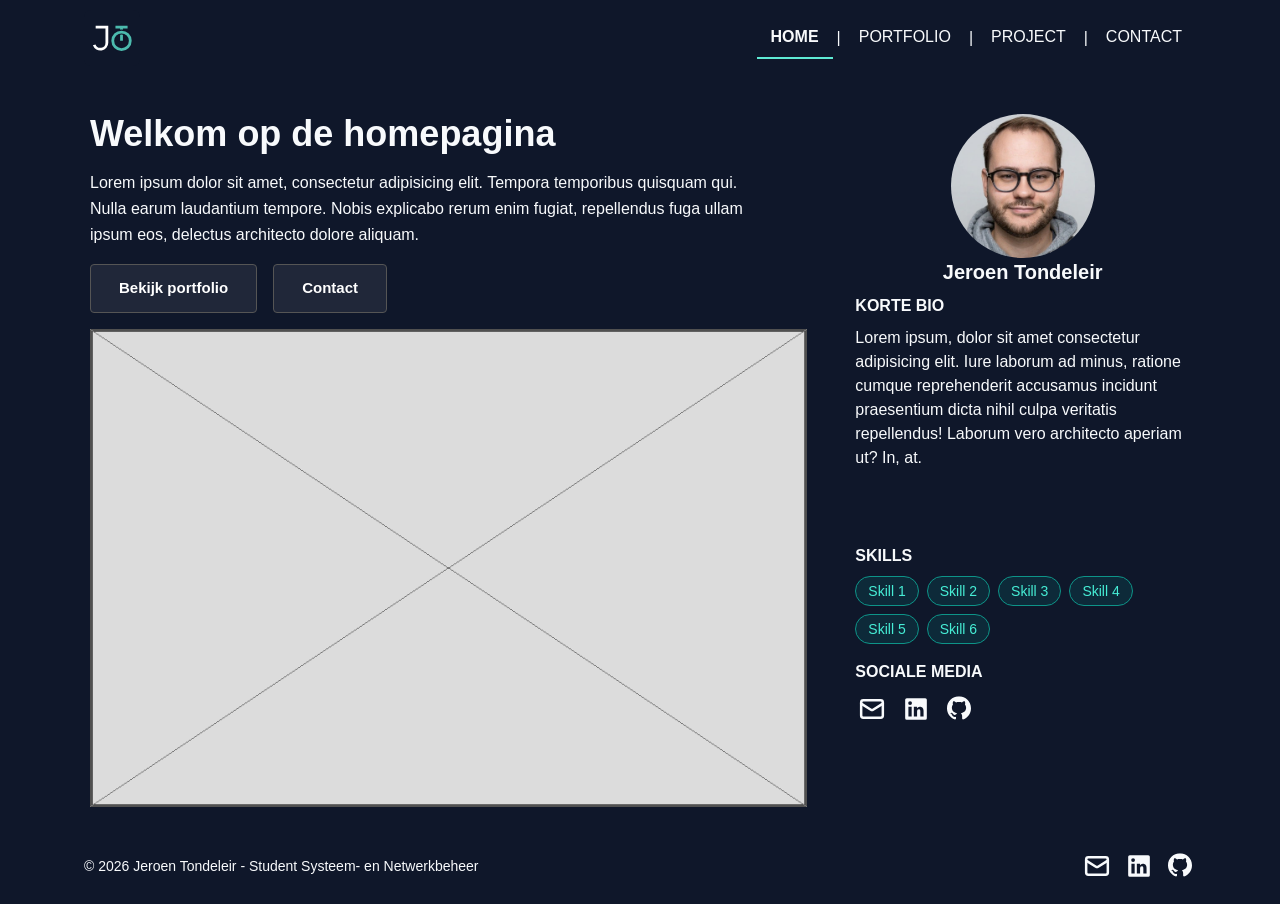
<file: index.html>
<!DOCTYPE html>
    <html lang="nl-BE">

    <head>
        <meta charset="UTF-8">
        <meta name="viewport" content="width=device-width, initial-scale=1.0">
        <title>Home</title>
        <link rel="stylesheet" href="css/tailwind.css">
        <link rel="stylesheet" href="css/style.css">
        <link rel="icon" type="image/x-icon" href="assets/images/logo/logo.svg">
    </head>

    <body>
        <div class="bg-(--color-background) max-w-6xl mx-auto p-2.5">

            <a href="#inhoud"
                class="sr-only focus:not-sr-only focus:absolute focus:left-2 focus:top-2 focus:rounded-lg focus:bg-(--color-background) focus:text-white focus:px-4 focus:py-2 focus-visible:outline-2 focus-visible:outline-offset-2 focus-visible:outline-(--color-accent-light)">
                Ga naar de inhoud
            </a>

            <header class="flex flex-wrap mb-4 justify-between items-center rounded-lg pl-2.5">
                <a href="index.html" class="focus-visible:outline-2 focus-visible:outline-offset-2 focus-visible:outline-(--color-accent-light)">
                    <img class="h-14 w-14" src="assets/images/logo/logo.svg" alt="Logo" width="600" height="600">
                </a>

                <input type="checkbox" id="menu-knop" class="peer sr-only">
                <label for="menu-knop" class="px-3 py-2 mr-2.5 cursor-pointer rounded-lg border border-gray-300 peer-focus-visible:outline-2 md:hidden peer-focus-visible:outline-offset-2 peer-focus-visible:outline-(--color-accent-light)"><svg xmlns="http://www.w3.org/2000/svg" width="24" height="24" viewBox="0 0 24 24" fill="none" stroke="currentColor" stroke-width="2" stroke-linecap="round" stroke-linejoin="round" class="lucide lucide-menu preview-icon"><path d="M4 5h16"/><path d="M4 12h16"/><path d="M4 19h16"/></svg></label>

                <nav aria-label="Hoofdmenu" class="hidden w-full peer-checked:block md:block md:w-auto">
                    <ul class="flex flex-col md:flex-row md:items-center gap-x-1 gap-y-2 pr-2.5">
                        <li><a href="index.html" aria-current="page" class="block px-3.5 py-2 border-b-2 border-b-(--color-accent-light) font-semibold hover:bg-white/10 hover:rounded uppercase focus-visible:outline-2 focus-visible:outline-offset-2 focus-visible:outline-(--color-accent-light) focus-visible:bg-white/10">Home</a></li>
                        <li aria-hidden="true" class="hidden md:block py-2">|</li>
                        <li><a href="portfolio.html" class="block px-3.5 py-2 border-b-2 border-transparent hover:bg-white/10 hover:rounded uppercase focus-visible:outline-2 focus-visible:outline-offset-2 focus-visible:outline-(--color-accent-light) focus-visible:bg-white/10">Portfolio</a></li>
                        <li aria-hidden="true" class="hidden md:block py-2">|</li>
                        <li><a href="project.html" class="block px-3.5 py-2 border-b-2 border-transparent hover:bg-white/10 hover:rounded uppercase focus-visible:outline-2 focus-visible:outline-offset-2 focus-visible:outline-(--color-accent-light) focus-visible:bg-white/10">Project</a></li>
                        <li aria-hidden="true" class="hidden md:block py-2">|</li>
                        <li><a href="contact.html" class="block px-3.5 py-2 border-b-2 border-transparent hover:bg-white/10 hover:rounded uppercase focus-visible:outline-2 focus-visible:outline-offset-2 focus-visible:outline-(--color-accent-light) focus-visible:bg-white/10">Contact</a></li>
                    </ul>
                </nav>
            </header>

            <!-- <div class="grid grid-cols-1 lg:grid-cols-[minmax(0,1fr)_340px] gap-6 mb-4"> -->
            <div class="grid grid-cols-1 lg:grid-cols-3 py-4 gap-4">

                <main id="inhoud" class="p-4 rounded-lg lg:col-span-2">
                    <h1 class="text-2xl font-bold mb-4 md:text-4xl">Welkom op de homepagina</h1>
                    <p class="max-w-2xl leading-relaxed mb-4">
                        Lorem ipsum dolor sit amet, consectetur adipisicing elit. Tempora temporibus quisquam qui. Nulla earum laudantium tempore. Nobis explicabo rerum enim fugiat, repellendus fuga ullam ipsum eos, delectus architecto dolore aliquam.</p>

                    <div class="flex flex-wrap gap-4 mb-4">
                        <a href="portfolio.html" class="bg-white/7 text-white border border-[#555555] font-semibold text-[15px] px-7 py-3 rounded focus-visible:outline-2 focus-visible:outline-offset-2 focus-visible:outline-(--color-accent-light)">
                            Bekijk portfolio</a>
                        <a href="contact.html" class="hidden md:block bg-white/7 text-white font-semibold text-[15px] px-7 py-3 rounded border border-[#555555] focus-visible:outline-2 focus-visible:outline-offset-2 focus-visible:outline-(--color-accent-light)">Contact</a>
                    </div>
                    <img src="assets/images/fillers/bigfiller.png" alt="Hero image filler" width="768" height="512">
                </main>

                <aside class="p-4 rounded-lg grid grid-cols-1 md:max-lg:grid-cols-2 gap-4 md:max-lg:gap-6 lg:gap-1">
                    <div>
                        <div class="flex flex-col md:max-lg:flex-row md:max-lg:items-center md:max-lg:gap-4">
                            <img class="mx-auto rounded-full size-28 object-cover md:max-lg:mx-0 lg:mx-auto lg:size-36" src="assets/images/foto/jeroen2.png" alt="Portretfoto van Jeroen" width="685" height="779">
                            <h2 class="font-bold mb-2 text-center text-xl md:text-left lg:text-center">Jeroen Tondeleir</h2>
                        </div>
                        <h3 class="font-bold mb-2 md:mt-6 lg:mt-0 uppercase">Korte bio</h3>
                        <p class="mb-2">Lorem ipsum, dolor sit amet consectetur adipisicing elit. Iure laborum ad minus, ratione cumque reprehenderit accusamus incidunt praesentium dicta nihil culpa veritatis repellendus! Laborum vero architecto aperiam ut? In, at.</p>
                    </div>
                    <div>
                        <h3 class="font-bold mb-2 uppercase">Skills</h3>
                        <ul class="flex flex-wrap gap-2 mb-4">
                            <li class="bg-teal-400/10 text-teal-300 text-sm px-3 py-1 rounded-full border border-(--color-accent-dark)">Skill 1</li>
                            <li class="bg-teal-400/10 text-teal-300 text-sm px-3 py-1 rounded-full border border-(--color-accent-dark)">Skill 2</li>
                            <li class="bg-teal-400/10 text-teal-300 text-sm px-3 py-1 rounded-full border border-(--color-accent-dark)">Skill 3</li>
                            <li class="bg-teal-400/10 text-teal-300 text-sm px-3 py-1 rounded-full border border-(--color-accent-dark)">Skill 4</li>
                            <li class="bg-teal-400/10 text-teal-300 text-sm px-3 py-1 rounded-full border border-(--color-accent-dark)">Skill 5</li>
                            <li class="bg-teal-400/10 text-teal-300 text-sm px-3 py-1 rounded-full border border-(--color-accent-dark)">Skill 6</li>
                        </ul>
                        <h3 class="font-bold mb-2 uppercase">Sociale media</h3>
                        <ul class="flex gap-2.5 mb-4">
                            <li>
                                <a href="mailto:jeroen.tondeleir@student.ap.be" aria-label="E-mail" class="inline-flex rounded p-1 focus-visible:outline-2 focus-visible:outline-offset-2 focus-visible:outline-(--color-accent-light)">
                                    <svg xmlns="http://www.w3.org/2000/svg" viewBox="0 0 24 24" fill="none" stroke="currentColor" stroke-width="2.3" stroke-linecap="round" stroke-linejoin="round" class="w-6.5 h-6.5" aria-hidden="true">
                                        <rect width="20" height="16" x="2" y="4" rx="2" />
                                        <path d="m22 7-8.97 5.7a1.94 1.94 0 0 1-2.06 0L2 7" />
                                    </svg>
                                </a>
                            </li>
                            <li>
                                <a href="https://www.linkedin.com/" aria-label="LinkedIn" class="inline-flex rounded p-1 focus-visible:outline-2 focus-visible:outline-offset-2 focus-visible:outline-(--color-accent-light)">
                                    <svg xmlns="http://www.w3.org/2000/svg" viewBox="0 0 24 24" fill="currentColor" class="h-6.5 w-6.5" aria-hidden="true">
                                        <path d="M20.5 2h-17A1.5 1.5 0 002 3.5v17A1.5 1.5 0 003.5 22h17a1.5 1.5 0 001.5-1.5v-17A1.5 1.5 0 0020.5 2zM8 19H5v-9h3zM6.5 8.25A1.75 1.75 0 118.3 6.5a1.78 1.78 0 01-1.8 1.75zM19 19h-3v-4.74c0-1.42-.6-1.93-1.38-1.93A1.74 1.74 0 0013 14.19a.66.66 0 000 .14V19h-3v-9h2.9v1.3a3.11 3.11 0 012.7-1.4c1.55 0 3.36.86 3.36 3.66z">
                                        </path>
                                    </svg>
                                </a>
                            </li>
                            <li>
                                <a href="https://github.com/tondeleir-jeroen" aria-label="GitHub" class="inline-flex rounded p-1 focus-visible:outline-2 focus-visible:outline-offset-2 focus-visible:outline-(--color-accent-light)">
                                    <svg xmlns="http://www.w3.org/2000/svg" viewBox="0 0 98 96" class="w-6 h-6" aria-hidden="true">
                                        <g clip-path="url(#github-home)">
                                            <path
                                                d="M41.4395 69.3848C28.8066 67.8535 19.9062 58.7617 19.9062 46.9902C19.9062 42.2051 21.6289 37.0371 24.5 33.5918C23.2559 30.4336 23.4473 23.7344 24.8828 20.959C28.7109 20.4805 33.8789 22.4902 36.9414 25.2656C40.5781 24.1172 44.4062 23.543 49.0957 23.543C53.7852 23.543 57.6133 24.1172 61.0586 25.1699C64.0254 22.4902 69.2891 20.4805 73.1172 20.959C74.457 23.543 74.6484 30.2422 73.4043 33.4961C76.4668 37.1328 78.0937 42.0137 78.0937 46.9902C78.0937 58.7617 69.1934 67.6621 56.3691 69.2891C59.623 71.3945 61.8242 75.9883 61.8242 81.252L61.8242 91.2051C61.8242 94.0762 64.2168 95.7031 67.0879 94.5547C84.4102 87.9512 98 70.6289 98 49.1914C98 22.1074 75.9883 6.69539e-07 48.9043 4.309e-07C21.8203 1.92261e-07 -1.9479e-07 22.1074 -4.3343e-07 49.1914C-6.20631e-07 70.4375 13.4941 88.0469 31.6777 94.6504C34.2617 95.6074 36.75 93.8848 36.75 91.3008L36.75 83.6445C35.4102 84.2188 33.6875 84.6016 32.1562 84.6016C25.8398 84.6016 22.1074 81.1563 19.4277 74.7441C18.375 72.1602 17.2266 70.6289 15.0254 70.3418C13.877 70.2461 13.4941 69.7676 13.4941 69.1934C13.4941 68.0449 15.4082 67.1836 17.3223 67.1836C20.0977 67.1836 22.4902 68.9063 24.9785 72.4473C26.8926 75.2227 28.9023 76.4668 31.2949 76.4668C33.6875 76.4668 35.2187 75.6055 37.4199 73.4043C39.0469 71.7773 40.291 70.3418 41.4395 69.3848Z" fill="currentColor" />
                                        </g>
                                        <defs>
                                            <clipPath id="github-home">
                                                <rect width="98" height="96" fill="white" />
                                            </clipPath>
                                        </defs>
                                    </svg>
                                </a>
                            </li>
                        </ul>
                    </div>
                    
                </aside>
            </div>

            <footer class="flex flex-col gap-4 text-sm sm:justify-between sm:items-center sm:flex-row rounded-lg p-2.5">
                <p>&copy; 2026 Jeroen Tondeleir - Student Systeem- en Netwerkbeheer</p>
                <ul class="flex flex-wrap gap-2">
                    <li>
                        <a href="mailto:jeroen.tondeleir@student.ap.be" aria-label="E-mail" class="inline-flex rounded p-1 focus-visible:outline-2 focus-visible:outline-offset-2 focus-visible:outline-(--color-accent-light)">
                            <svg xmlns="http://www.w3.org/2000/svg" viewBox="0 0 24 24" fill="none" stroke="currentColor" stroke-width="2.3" stroke-linecap="round" stroke-linejoin="round" class="w-6.5 h-6.5" aria-hidden="true">
                                <rect width="20" height="16" x="2" y="4" rx="2" />
                                <path d="m22 7-8.97 5.7a1.94 1.94 0 0 1-2.06 0L2 7" />
                            </svg>
                        </a>
                    </li>
                    <li>
                        <a href="https://www.linkedin.com/" aria-label="LinkedIn" class="inline-flex rounded p-1 focus-visible:outline-2 focus-visible:outline-offset-2 focus-visible:outline-(--color-accent-light)">
                            <svg xmlns="http://www.w3.org/2000/svg" viewBox="0 0 24 24" fill="currentColor" class="h-6.5 w-6.5" aria-hidden="true">
                                <path d="M20.5 2h-17A1.5 1.5 0 002 3.5v17A1.5 1.5 0 003.5 22h17a1.5 1.5 0 001.5-1.5v-17A1.5 1.5 0 0020.5 2zM8 19H5v-9h3zM6.5 8.25A1.75 1.75 0 118.3 6.5a1.78 1.78 0 01-1.8 1.75zM19 19h-3v-4.74c0-1.42-.6-1.93-1.38-1.93A1.74 1.74 0 0013 14.19a.66.66 0 000 .14V19h-3v-9h2.9v1.3a3.11 3.11 0 012.7-1.4c1.55 0 3.36.86 3.36 3.66z">
                                </path>
                            </svg>
                        </a>
                    </li>
                    <li>
                        <a href="https://github.com/tondeleir-jeroen" aria-label="GitHub" class="inline-flex rounded p-1 focus-visible:outline-2 focus-visible:outline-offset-2 focus-visible:outline-(--color-accent-light)">
                            <svg xmlns="http://www.w3.org/2000/svg" viewBox="0 0 98 96" class="w-6 h-6" aria-hidden="true">
                                <g clip-path="url(#github-footer)">
                                    <path
                                        d="M41.4395 69.3848C28.8066 67.8535 19.9062 58.7617 19.9062 46.9902C19.9062 42.2051 21.6289 37.0371 24.5 33.5918C23.2559 30.4336 23.4473 23.7344 24.8828 20.959C28.7109 20.4805 33.8789 22.4902 36.9414 25.2656C40.5781 24.1172 44.4062 23.543 49.0957 23.543C53.7852 23.543 57.6133 24.1172 61.0586 25.1699C64.0254 22.4902 69.2891 20.4805 73.1172 20.959C74.457 23.543 74.6484 30.2422 73.4043 33.4961C76.4668 37.1328 78.0937 42.0137 78.0937 46.9902C78.0937 58.7617 69.1934 67.6621 56.3691 69.2891C59.623 71.3945 61.8242 75.9883 61.8242 81.252L61.8242 91.2051C61.8242 94.0762 64.2168 95.7031 67.0879 94.5547C84.4102 87.9512 98 70.6289 98 49.1914C98 22.1074 75.9883 6.69539e-07 48.9043 4.309e-07C21.8203 1.92261e-07 -1.9479e-07 22.1074 -4.3343e-07 49.1914C-6.20631e-07 70.4375 13.4941 88.0469 31.6777 94.6504C34.2617 95.6074 36.75 93.8848 36.75 91.3008L36.75 83.6445C35.4102 84.2188 33.6875 84.6016 32.1562 84.6016C25.8398 84.6016 22.1074 81.1563 19.4277 74.7441C18.375 72.1602 17.2266 70.6289 15.0254 70.3418C13.877 70.2461 13.4941 69.7676 13.4941 69.1934C13.4941 68.0449 15.4082 67.1836 17.3223 67.1836C20.0977 67.1836 22.4902 68.9063 24.9785 72.4473C26.8926 75.2227 28.9023 76.4668 31.2949 76.4668C33.6875 76.4668 35.2187 75.6055 37.4199 73.4043C39.0469 71.7773 40.291 70.3418 41.4395 69.3848Z" fill="currentColor" />
                                </g>
                                <defs>
                                    <clipPath id="github-footer">
                                        <rect width="98" height="96" fill="white" />
                                    </clipPath>
                                </defs>
                            </svg>
                        </a>
                    </li>
                </ul>
            </footer>
        </div>
    </body>

    </html>
</file>
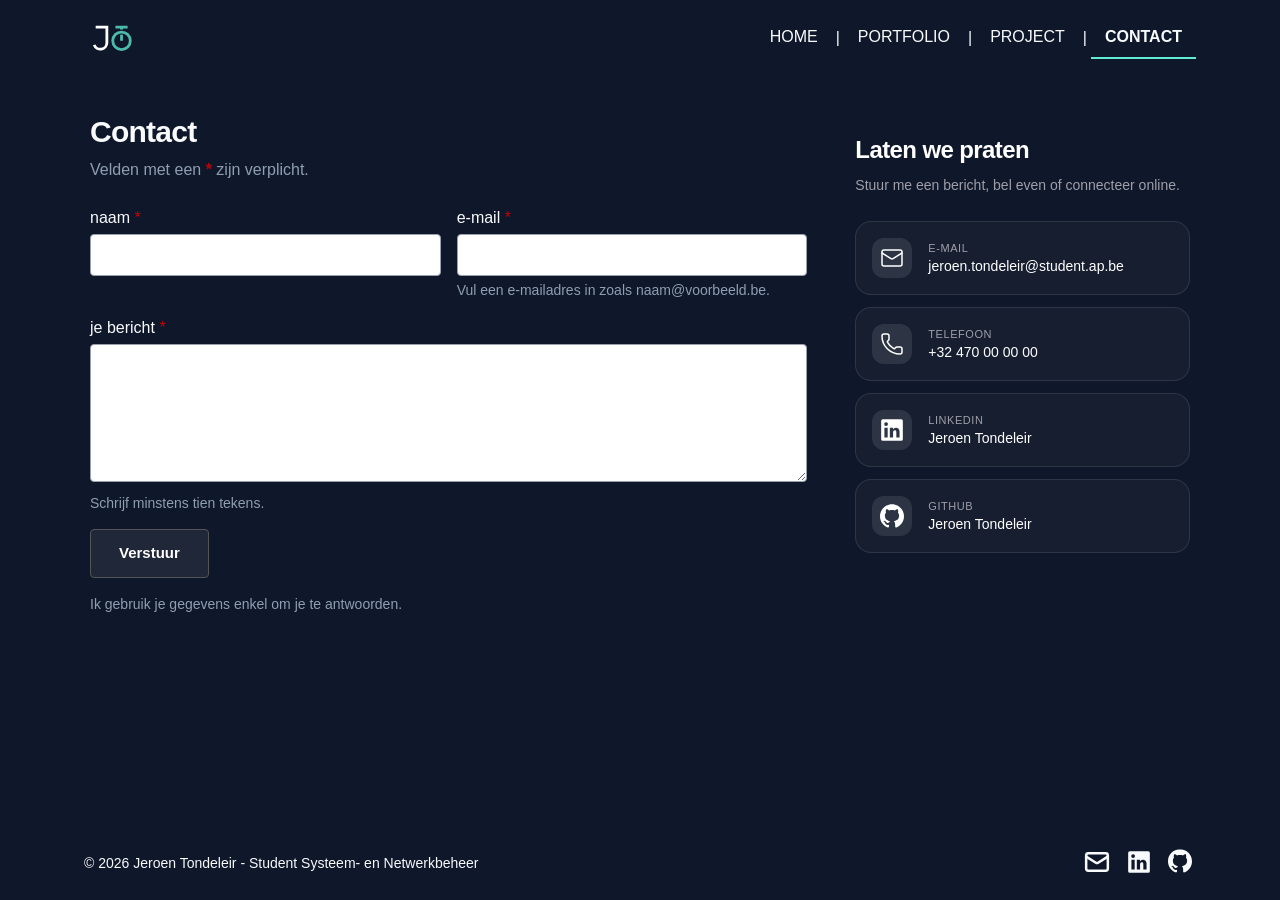
<file: contact.html>
<!DOCTYPE html>
<html lang="nl-BE">

<head>
    <meta charset="UTF-8">
    <meta name="viewport" content="width=device-width, initial-scale=1.0">
    <title>Contact</title>
    <link rel="stylesheet" href="css/tailwind.css">
    <link rel="stylesheet" href="css/style.css">
    <link rel="icon" type="image/x-icon" href="assets/images/logo/logo.svg">
</head>

<body>
    <div class="bg-(--color-background) max-w-6xl mx-auto p-2.5 flex min-h-dvh flex-col">
        
        <a href="#inhoud"
            class="sr-only focus:not-sr-only focus:absolute focus:left-2 focus:top-2 focus:rounded-lg focus:bg-(--color-background) focus:text-white focus:px-4 focus:py-2 focus-visible:outline-2 focus-visible:outline-offset-2 focus-visible:outline-(--color-accent-light)">
            Ga naar de inhoud
        </a>

        <header class="flex flex-wrap mb-4 justify-between items-center rounded-lg pl-2.5">
            <a href="index.html" class="focus-visible:outline-2 focus-visible:outline-offset-2 focus-visible:outline-(--color-accent-light)">
                <img class="h-14 w-14" src="assets/images/logo/logo.svg" alt="Logo" width="600" height="600">
            </a>

            <input type="checkbox" id="menu-knop" class="peer sr-only">
            <label for="menu-knop" class="px-3 py-2 mr-2.5 cursor-pointer rounded-lg border border-gray-300 peer-focus-visible:outline-2 md:hidden peer-focus-visible:outline-offset-2 peer-focus-visible:outline-zinc-600"><svg xmlns="http://www.w3.org/2000/svg" width="24" height="24" viewBox="0 0 24 24" fill="none" stroke="currentColor" stroke-width="2" stroke-linecap="round" stroke-linejoin="round" class="lucide lucide-menu preview-icon"><path d="M4 5h16"/><path d="M4 12h16"/><path d="M4 19h16"/></svg></label>

            <nav aria-label="Hoofdmenu" class="hidden w-full peer-checked:block md:block md:w-auto">
                <ul class="flex flex-col md:flex-row md:items-center gap-x-1 gap-y-2 pr-2.5">
                    <li><a href="index.html" class="block px-3.5 py-2 border-b-2 border-transparent hover:bg-white/10 hover:rounded uppercase focus-visible:outline-2 focus-visible:outline-offset-2 focus-visible:outline-(--color-accent-light) focus-visible:bg-white/10">Home</a></li>
                    <li aria-hidden="true" class="hidden md:block py-2">|</li>
                    <li><a href="portfolio.html" class="block px-3.5 py-2 border-b-2 border-transparent hover:bg-white/10 hover:rounded uppercase focus-visible:outline-2 focus-visible:outline-offset-2 focus-visible:outline-(--color-accent-light) focus-visible:bg-white/10">Portfolio</a></li>
                    <li aria-hidden="true" class="hidden md:block py-2">|</li>
                    <li><a href="project.html" class="block px-3.5 py-2 border-b-2 border-transparent hover:bg-white/10 hover:rounded uppercase focus-visible:outline-2 focus-visible:outline-offset-2 focus-visible:outline-(--color-accent-light) focus-visible:bg-white/10">Project</a></li>
                    <li aria-hidden="true" class="hidden md:block py-2">|</li>
                    <li><a href="contact.html" aria-current="page" class="block px-3.5 py-2 border-b-2 border-b-(--color-accent-light) font-semibold hover:bg-white/10 hover:rounded uppercase focus-visible:outline-2 focus-visible:outline-offset-2 focus-visible:outline-(--color-accent-light) focus-visible:bg-white/10">Contact</a></li>
                </ul>
            </nav>
        </header>

        <div class="grid grid-cols-1 lg:grid-cols-3 py-4 gap-4 grow">

            <main id="inhoud" class="p-4 rounded-lg lg:col-span-2">
                <h1 class="mb-2 text-3xl font-bold tracking-tight">Contact</h1>
                <p class="mb-6 text-(--color-muted-accent)">Velden met een <span class="font-semibold text-red-700">*</span> zijn verplicht.</p>

                <form name="contact" method="post" data-netlify="true" class="grid gap-4 lg:grid-cols-2 max-w-3xl">
                    <div>
                        <label for="naam" class="block font-medium">naam <span class="text-red-700" aria-hidden="true">*</span></label>
                        <input type="text" id="naam" name="naam" autocomplete="name" required class="mt-1 w-full rounded border border-gray-400 bg-white px-3 py-2 focus-visible:outline-2 focus-visible:outline-offset-2 focus-visible:outline-(--color-accent-light) text-black">
                    </div>

                    <div>
                        <label for="mail" class="block font-medium">e-mail <span class="text-red-700" aria-hidden="true">*</span></label>
                        <input type="email" id="mail" name="mail" autocomplete="email" pattern="[a-z0-9._%+\-]+@[a-z0-9.\-]+\.[a-z]{2,}$" required aria-describedby="mail-hulp mail-fout"
                            class="peer mt-1 w-full rounded border border-gray-400 bg-white px-3 py-2 user-invalid:border-red-700 focus-visible:outline-2 focus-visible:outline-offset-2 focus-visible:outline-(--color-accent-light) text-black">
                        <p id="mail-hulp" class="mt-1 text-sm text-(--color-muted-accent)">Vul een e-mailadres in zoals naam@voorbeeld.be.</p>
                        <p id="mail-fout" class="mt-1 hidden text-sm font-semibold text-red-700 peer-user-invalid:block">Dit e-mailadres klopt niet. Vul het in zoals naam@voorbeeld.be.</p>
                    </div>

                    <div class="lg:col-span-2">
                        <label for="bericht" class="block font-medium">je bericht <span class="text-red-700"
                                aria-hidden="true">*</span></label>
                        <textarea id="bericht" name="bericht" rows="5" required minlength="10"
                            aria-describedby="bericht-hulp bericht-fout" class="peer mt-1 w-full rounded border border-gray-400 bg-white px-3 py-2 user-invalid:border-red-700 focus-visible:outline-2 focus-visible:outline-offset-2 focus-visible:outline-(--color-accent-light) text-black"></textarea>
                        <p id="bericht-hulp" class="mt-1 text-sm text-(--color-muted-accent)">Schrijf minstens tien tekens.</p>
                        <p id="bericht-fout" class="mt-1 hidden text-sm font-semibold text-red-700 peer-user-invalid:block">Je bericht is te kort. Schrijf minstens tien tekens.</p>
                    </div>

                    <div class="lg:col-span-2">
                        <button type="submit" class="rounded bg-white/7 text-[15px] px-7 py-3 font-semibold border border-[#555555] text-white hover:bg-black focus-visible:outline-2 focus-visible:outline-offset-2 focus-visible:outline-(--color-accent-light) focus-visible:bg-black">
                            Verstuur
                        </button>
                        <p class="mt-4 text-sm text-(--color-muted-accent)">Ik gebruik je gegevens enkel om je te antwoorden.</p>
                    </div>
                </form>
            </main>

            <aside class="p-4 rounded-lg bg-(--color-background) text-white">
                <h2 class="mt-5 text-2xl font-semibold tracking-tight">Laten we praten</h2>
                <p class="mt-2 text-sm leading-relaxed text-zinc-400">Stuur me een bericht, bel even of connecteer online.</p>
                <address class="mt-6 grid gap-3 not-italic md:max-lg:grid-cols-2">
                    
                    <a href="mailto:jeroen.tondeleir@student.ap.be"
                        class="group flex items-center gap-4 rounded-2xl border border-white/10 bg-white/3 p-4 hover:border-white/25 hover:bg-white/7 focus-visible:border-white focus-visible:bg-white/7">
                        <span
                            class="flex h-10 w-10 shrink-0 items-center justify-center rounded-xl bg-white/10 text-current transition-colors duration-200 group-hover:text-current group-focus-visible:text-current">
                            <svg xmlns="http://www.w3.org/2000/svg" viewBox="0 0 24 24" fill="none" stroke="currentColor"
                            stroke-width="1.5" stroke-linecap="round" stroke-linejoin="round" class="w-6 h-6"
                            aria-hidden="true">
                            <rect width="20" height="16" x="2" y="4" rx="2" />
                            <path d="m22 7-8.97 5.7a1.94 1.94 0 0 1-2.06 0L2 7" />
                        </svg>
                        </span>
                        <span class="min-w-0">
                            <span
                                class="block text-[11px] font-medium uppercase tracking-wider text-zinc-400">E-mail</span>
                            <span class="block break-all text-sm font-medium">jeroen.tondeleir@student.ap.be</span>
                        </span>
                    </a>
                    
                    <a href="tel:+32470000000"
                        class="group flex items-center gap-4 rounded-2xl border border-white/10 bg-white/3 p-4 transition duration-200 hover:border-white/25 hover:bg-white/7 focus-visible:border-white focus-visible:bg-white/7">
                        <span
                            class="flex h-10 w-10 shrink-0 items-center justify-center rounded-xl bg-white/10 text-white transition-colors duration-200 group-hover:text-current group-focus-visible:text-current">
                            <svg xmlns="http://www.w3.org/2000/svg" viewBox="0 0 24 24" fill="none" stroke="currentColor" stroke-width="1.5" stroke-linecap="round" stroke-linejoin="round" class="w-6 h-6" aria-hidden="true">
                            <path d="M13.832 16.568a1 1 0 0 0 1.213-.303l.355-.465A2 2 0 0 1 17 15h3a2 2 0 0 1 2 2v3a2 2 0 0 1-2 2A18 18 0 0 1 2 4a2 2 0 0 1 2-2h3a2 2 0 0 1 2 2v3a2 2 0 0 1-.8 1.6l-.468.351a1 1 0 0 0-.292 1.233 14 14 0 0 0 6.392 6.384"/>
                        </svg>
                        </span>
                        <span class="min-w-0">
                            <span class="block text-[11px] font-medium uppercase tracking-wider text-zinc-400">Telefoon</span>
                            <span class="block text-sm font-medium">+32 470 00 00 00</span>
                        </span>
                    </a>
                    <a href="https://www.linkedin.com/" target="_blank" rel="noopener"
                        class="group flex items-center gap-4 rounded-2xl border border-white/10 bg-white/3 p-4 transition duration-200 hover:border-white/25 hover:bg-white/7 focus-visible:border-white focus-visible:bg-white/7">
                        <span
                            class="flex h-10 w-10 items-center justify-center rounded-xl bg-white/10 text-white transition-colors duration-200 group-hover:text-current group-focus-visible:text-current">
                            <svg xmlns="http://www.w3.org/2000/svg" viewBox="0 0 24 24" fill="currentColor" class="h-6.5 w-6.5" aria-hidden="true">
                                <path d="M20.5 2h-17A1.5 1.5 0 002 3.5v17A1.5 1.5 0 003.5 22h17a1.5 1.5 0 001.5-1.5v-17A1.5 1.5 0 0020.5 2zM8 19H5v-9h3zM6.5 8.25A1.75 1.75 0 118.3 6.5a1.78 1.78 0 01-1.8 1.75zM19 19h-3v-4.74c0-1.42-.6-1.93-1.38-1.93A1.74 1.74 0 0013 14.19a.66.66 0 000 .14V19h-3v-9h2.9v1.3a3.11 3.11 0 012.7-1.4c1.55 0 3.36.86 3.36 3.66z">
                                </path>
                            </svg>
                        </span>
                        <span>
                            <span class="block text-[11px] font-medium uppercase tracking-wider text-zinc-400">LinkedIn</span>
                            <span class="block break-all text-sm font-medium">Jeroen Tondeleir</span>
                        </span>
                    </a>
                    <a href="https://github.com/tondeleir-jeroen" target="_blank" rel="noopener" class="group flex items-center gap-4 rounded-2xl border border-white/10 bg-white/3 p-4 transition duration-200 hover:border-white/25 hover:bg-white/7 focus-visible:border-white focus-visible:bg-white/7">
                        <span class="flex h-10 w-10 shrink-0 items-center justify-center rounded-xl bg-white/10 transition-colors duration-200">
                            <svg xmlns="http://www.w3.org/2000/svg" viewBox="0 0 98 96" class="w-6 h-6" aria-hidden="true">
                            <g clip-path="url(#github-contact)">
                                <path
                                    d="M41.4395 69.3848C28.8066 67.8535 19.9062 58.7617 19.9062 46.9902C19.9062 42.2051 21.6289 37.0371 24.5 33.5918C23.2559 30.4336 23.4473 23.7344 24.8828 20.959C28.7109 20.4805 33.8789 22.4902 36.9414 25.2656C40.5781 24.1172 44.4062 23.543 49.0957 23.543C53.7852 23.543 57.6133 24.1172 61.0586 25.1699C64.0254 22.4902 69.2891 20.4805 73.1172 20.959C74.457 23.543 74.6484 30.2422 73.4043 33.4961C76.4668 37.1328 78.0937 42.0137 78.0937 46.9902C78.0937 58.7617 69.1934 67.6621 56.3691 69.2891C59.623 71.3945 61.8242 75.9883 61.8242 81.252L61.8242 91.2051C61.8242 94.0762 64.2168 95.7031 67.0879 94.5547C84.4102 87.9512 98 70.6289 98 49.1914C98 22.1074 75.9883 6.69539e-07 48.9043 4.309e-07C21.8203 1.92261e-07 -1.9479e-07 22.1074 -4.3343e-07 49.1914C-6.20631e-07 70.4375 13.4941 88.0469 31.6777 94.6504C34.2617 95.6074 36.75 93.8848 36.75 91.3008L36.75 83.6445C35.4102 84.2188 33.6875 84.6016 32.1562 84.6016C25.8398 84.6016 22.1074 81.1563 19.4277 74.7441C18.375 72.1602 17.2266 70.6289 15.0254 70.3418C13.877 70.2461 13.4941 69.7676 13.4941 69.1934C13.4941 68.0449 15.4082 67.1836 17.3223 67.1836C20.0977 67.1836 22.4902 68.9063 24.9785 72.4473C26.8926 75.2227 28.9023 76.4668 31.2949 76.4668C33.6875 76.4668 35.2187 75.6055 37.4199 73.4043C39.0469 71.7773 40.291 70.3418 41.4395 69.3848Z" fill="currentColor" />
                            </g>
                            <defs>
                                <clipPath id="github-footer">
                                    <rect width="98" height="96" fill="white" />
                                </clipPath>
                            </defs>
                        </svg>
                        </span>

                        <span>
                            <span
                                class="block text-[11px] font-medium uppercase tracking-wider text-zinc-400">GitHub</span>
                            <span class="block break-all text-sm font-medium">Jeroen Tondeleir</span>
                        </span>
                    </a>
                </address>
            </aside>
        </div>

        <footer class="flex flex-col gap-4 text-sm sm:justify-between sm:items-center sm:flex-row rounded-lg p-2.5">
            <p>&copy; 2026 Jeroen Tondeleir - Student Systeem- en Netwerkbeheer</p>
            <ul class="flex flex-wrap gap-2">
                <li>
                    <a href="mailto:jeroen.tondeleir@student.ap.be" aria-label="E-mail" class="inline-flex rounded p-1 focus-visible:outline-2 focus-visible:outline-offset-2 focus-visible:outline-(--color-accent-light)">
                        <svg xmlns="http://www.w3.org/2000/svg" viewBox="0 0 24 24" fill="none" stroke="currentColor" stroke-width="2.3" stroke-linecap="round" stroke-linejoin="round" class="w-6.5 h-6.5" aria-hidden="true">
                            <rect width="20" height="16" x="2" y="4" rx="2" />
                            <path d="m22 7-8.97 5.7a1.94 1.94 0 0 1-2.06 0L2 7" />
                        </svg>
                    </a>
                </li>
                <li>
                    <a href="https://www.linkedin.com/" aria-label="LinkedIn" class="inline-flex rounded p-1 focus-visible:outline-2 focus-visible:outline-offset-2 focus-visible:outline-(--color-accent-light)">
                        <svg xmlns="http://www.w3.org/2000/svg" viewBox="0 0 24 24" fill="currentColor" class="h-6.5 w-6.5" aria-hidden="true">
                            <path d="M20.5 2h-17A1.5 1.5 0 002 3.5v17A1.5 1.5 0 003.5 22h17a1.5 1.5 0 001.5-1.5v-17A1.5 1.5 0 0020.5 2zM8 19H5v-9h3zM6.5 8.25A1.75 1.75 0 118.3 6.5a1.78 1.78 0 01-1.8 1.75zM19 19h-3v-4.74c0-1.42-.6-1.93-1.38-1.93A1.74 1.74 0 0013 14.19a.66.66 0 000 .14V19h-3v-9h2.9v1.3a3.11 3.11 0 012.7-1.4c1.55 0 3.36.86 3.36 3.66z">
                            </path>
                        </svg>
                    </a>
                </li>
                <li>
                    <a href="https://github.com/tondeleir-jeroen" aria-label="GitHub" class="inline-flex rounded p-1 focus-visible:outline-2 focus-visible:outline-offset-2 focus-visible:outline-(--color-accent-light)">
                        <svg xmlns="http://www.w3.org/2000/svg" viewBox="0 0 98 96" class="w-6 h-6" aria-hidden="true">
                            <g clip-path="url(#github-footer)">
                                <path
                                    d="M41.4395 69.3848C28.8066 67.8535 19.9062 58.7617 19.9062 46.9902C19.9062 42.2051 21.6289 37.0371 24.5 33.5918C23.2559 30.4336 23.4473 23.7344 24.8828 20.959C28.7109 20.4805 33.8789 22.4902 36.9414 25.2656C40.5781 24.1172 44.4062 23.543 49.0957 23.543C53.7852 23.543 57.6133 24.1172 61.0586 25.1699C64.0254 22.4902 69.2891 20.4805 73.1172 20.959C74.457 23.543 74.6484 30.2422 73.4043 33.4961C76.4668 37.1328 78.0937 42.0137 78.0937 46.9902C78.0937 58.7617 69.1934 67.6621 56.3691 69.2891C59.623 71.3945 61.8242 75.9883 61.8242 81.252L61.8242 91.2051C61.8242 94.0762 64.2168 95.7031 67.0879 94.5547C84.4102 87.9512 98 70.6289 98 49.1914C98 22.1074 75.9883 6.69539e-07 48.9043 4.309e-07C21.8203 1.92261e-07 -1.9479e-07 22.1074 -4.3343e-07 49.1914C-6.20631e-07 70.4375 13.4941 88.0469 31.6777 94.6504C34.2617 95.6074 36.75 93.8848 36.75 91.3008L36.75 83.6445C35.4102 84.2188 33.6875 84.6016 32.1562 84.6016C25.8398 84.6016 22.1074 81.1563 19.4277 74.7441C18.375 72.1602 17.2266 70.6289 15.0254 70.3418C13.877 70.2461 13.4941 69.7676 13.4941 69.1934C13.4941 68.0449 15.4082 67.1836 17.3223 67.1836C20.0977 67.1836 22.4902 68.9063 24.9785 72.4473C26.8926 75.2227 28.9023 76.4668 31.2949 76.4668C33.6875 76.4668 35.2187 75.6055 37.4199 73.4043C39.0469 71.7773 40.291 70.3418 41.4395 69.3848Z" fill="currentColor" />
                            </g>
                            <defs>
                                <clipPath id="github-footer">
                                    <rect width="98" height="96" fill="white" />
                                </clipPath>
                            </defs>
                        </svg>
                    </a>
                </li>
            </ul>
        </footer>
    </div>
</body>

</html>
</file>
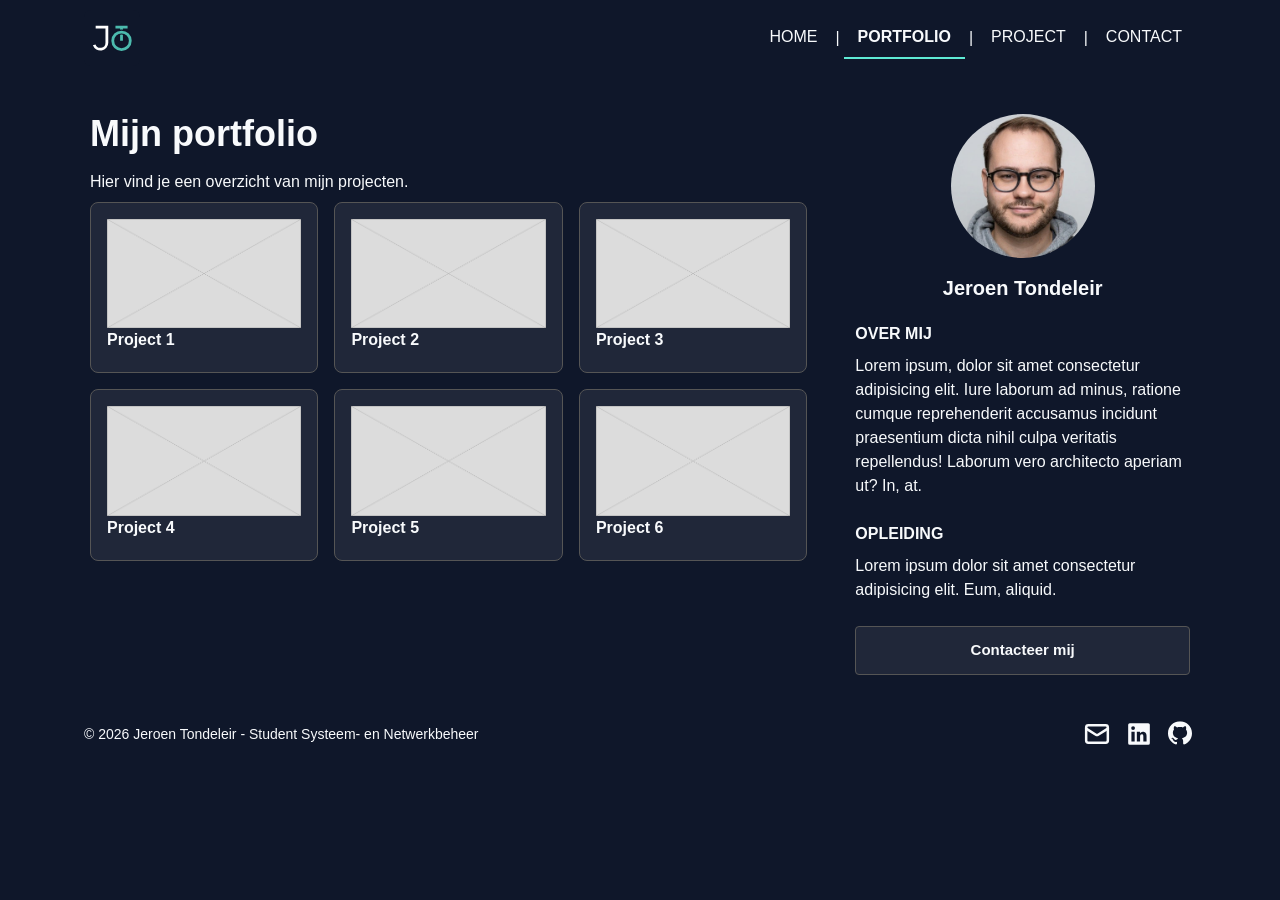
<file: portfolio.html>
<!DOCTYPE html>
<html lang="nl-BE">

<head>
    <meta charset="UTF-8">
    <meta name="viewport" content="width=device-width, initial-scale=1.0">
    <title>Portfolio</title>
    <link rel="stylesheet" href="css/tailwind.css">
    <link rel="stylesheet" href="css/style.css">
    <link rel="icon" type="image/x-icon" href="assets/images/logo/logo.svg">
</head>

<body>
    <div class="bg-(--color-background) max-w-6xl mx-auto p-2.5">

        <a href="#inhoud"
            class="sr-only focus:not-sr-only focus:absolute focus:left-2 focus:top-2 focus:rounded-lg focus:bg-(--color-background) focus:text-white focus:px-4 focus:py-2 focus-visible:outline-2 focus-visible:outline-offset-2 focus-visible:outline-(--color-accent-light)">
            Ga naar de inhoud
        </a>    

        <header class="flex flex-wrap mb-4 justify-between items-center rounded-lg pl-2.5">
            <a href="index.html" class="focus-visible:outline-2 focus-visible:outline-offset-2 focus-visible:outline-(--color-accent-light)">
                <img class="h-14 w-14" src="assets/images/logo/logo.svg" alt="Logo" width="600" height="600">
            </a>

            <input type="checkbox" id="menu-knop" class="peer sr-only">
            <label for="menu-knop" class="px-3 py-2 mr-2.5 cursor-pointer rounded-lg border border-gray-300 peer-focus-visible:outline-2 peer-focus-visible:outline-offset-2 peer-focus-visible:outline-(--color-accent-light) md:hidden"><svg xmlns="http://www.w3.org/2000/svg" width="24" height="24" viewBox="0 0 24 24" fill="none" stroke="currentColor" stroke-width="2" stroke-linecap="round" stroke-linejoin="round" class="lucide lucide-menu preview-icon"><path d="M4 5h16"/><path d="M4 12h16"/><path d="M4 19h16"/></svg></label>

            <nav aria-label="Hoofdmenu" class="hidden w-full peer-checked:block md:block md:w-auto">
                <ul class="flex flex-col md:flex-row md:items-center gap-x-1 gap-y-2 pr-2.5">
                    <li><a href="index.html" class="block px-3.5 py-2 border-b-2 border-transparent hover:bg-white/10 hover:rounded uppercase focus-visible:outline-2 focus-visible:outline-offset-2 focus-visible:outline-(--color-accent-light)">Home</a></li>
                    <li aria-hidden="true" class="hidden md:block py-2">|</li>
                    <li><a href="portfolio.html" aria-current="page" class="block px-3.5 py-2 border-b-2 border-b-(--color-accent-light) font-semibold hover:bg-white/10 hover:rounded uppercase focus-visible:outline-2 focus-visible:outline-offset-2 focus-visible:outline-(--color-accent-light)">Portfolio</a></li>
                    <li aria-hidden="true" class="hidden md:block py-2">|</li>
                    <li><a href="project.html" class="block px-3.5 py-2 border-b-2 border-transparent hover:bg-white/10 hover:rounded uppercase focus-visible:outline-2 focus-visible:outline-offset-2 focus-visible:outline-(--color-accent-light)">Project</a></li>
                    <li aria-hidden="true" class="hidden md:block py-2">|</li>
                    <li><a href="contact.html" class="block px-3.5 py-2 border-b-2 border-transparent hover:bg-white/10 hover:rounded uppercase focus-visible:outline-2 focus-visible:outline-offset-2 focus-visible:outline-(--color-accent-light)">Contact</a></li>
                </ul>
            </nav>
        </header>

        <div class="grid grid-cols-1 lg:grid-cols-3 py-4 gap-4">

            <main id="inhoud" class="p-4 rounded-lg lg:col-span-2">
                
                <section>
                    <h1 class="text-2xl font-bold mb-4 md:text-4xl">Mijn portfolio</h1>
                    <p class="mb-2">Hier vind je een overzicht van mijn projecten.</p>

                    <div class="grid grid-cols-1 gap-4 sm:grid-cols-2 lg:grid-cols-3">
                        <a href="project.html" class="bg-white/7 border border-[#555555] p-4 rounded-lg block focus-visible:border-(--color-accent-light)">
                            <article>
                                <img src="assets/images/fillers/smallfiller.png" alt="Afbeelding van project 1" width="1600" height="900" class="w-full aspect-video object-cover">
                                <h2 class="font-bold mb-1">Project 1</h2>
                            </article>
                        </a>

                        <a href="#" class="bg-white/7 border border-[#555555] p-4 rounded-lg block focus-visible:border-(--color-accent-light)">
                            <article>
                                <img src="assets/images/fillers/smallfiller.png" alt="Afbeelding van project 2" width="1600" height="900" class="w-full aspect-video object-cover">
                                <h2 class="font-bold mb-1">Project 2</h2>
                            </article>
                        </a>

                        <a href="#" class="bg-white/7 border border-[#555555] p-4 rounded-lg block focus-visible:border-(--color-accent-light)0">
                            <article>
                                <img src="assets/images/fillers/smallfiller.png" alt="Afbeelding van project 3" width="1600" height="900" class="w-full aspect-video object-cover">
                                <h2 class="font-bold mb-1">Project 3</h2>
                            </article>
                        </a>

                        <a href="#" class="bg-white/7 border border-[#555555] p-4 rounded-lg block focus-visible:border-(--color-accent-light)">
                            <article>
                                <img src="assets/images/fillers/smallfiller.png" alt="Afbeelding van project 4" width="1600" height="900" class="w-full aspect-video object-cover">
                                <h2 class="font-bold mb-1">Project 4</h2>
                            </article>
                        </a>

                        <a href="#" class="bg-white/7 border border-[#555555] p-4 rounded-lg block focus-visible:border-(--color-accent-light)">
                            <article>
                                <img src="assets/images/fillers/smallfiller.png" alt="Afbeelding van project 5" width="1600" height="900" class="w-full aspect-video object-cover">
                                <h2 class="font-bold mb-1">Project 5</h2>
                            </article>
                        </a>

                        <a href="#" class="bg-white/7 border border-[#555555] p-4 rounded-lg block focus-visible:border-(--color-accent-light)">
                            <article>
                                <img src="assets/images/fillers/smallfiller.png" alt="Afbeelding van project 6" width="1600" height="900" class="w-full aspect-video object-cover">
                                <h2 class="font-bold mb-1">Project 6</h2>
                            </article>
                        </a>
                    </div>
                </section>
            </main>

            <aside class="p-4 rounded-lg grid grid-cols-1 md:max-lg:grid-cols-2 gap-4 md:max-lg:gap-6 lg:gap-1 items-start">
                <div class="flex flex-col items-center gap-4">
                     <img class="rounded-full size-28 object-cover lg:size-36" src="assets/images/foto/jeroen2.png" alt="Portretfoto van Jeroen" width="685" height="779">
                    <h2 class="font-bold mb-4 text-center text-xl">Jeroen Tondeleir</h2>
                </div>
               <div>
                    <h3 class="font-bold mb-2 uppercase">Over mij</h3>
                    <p class="mb-6">Lorem ipsum, dolor sit amet consectetur adipisicing elit. Iure laborum ad minus, ratione cumque reprehenderit accusamus incidunt praesentium dicta nihil culpa veritatis repellendus! Laborum vero architecto aperiam ut? In, at.</p>
                    <h3 class="font-bold mb-2 hidden lg:block uppercase">Opleiding</h3>
                    <p class="mb-6 hidden lg:block">Lorem ipsum dolor sit amet consectetur adipisicing elit. Eum, aliquid.</p>
                    <a href="contact.html" class="block w-full md:w-auto md:justify-self-start text-center font-bold bg-white/7 text-[15px] px-7 py-3 rounded border border-[#555555] focus-visible:outline-2 focus-visible:outline-offset-2 focus-visible:outline-(--color-accent-light)">Contacteer mij</a>
               </div>
            </aside>
        </div>

        <footer class="flex flex-col gap-4 text-sm sm:justify-between sm:items-center sm:flex-row rounded-lg p-2.5">
            <p>&copy; 2026 Jeroen Tondeleir - Student Systeem- en Netwerkbeheer</p>
            <ul class="flex flex-wrap gap-2">
                <li>
                    <a href="mailto:jeroen.tondeleir@student.ap.be" aria-label="E-mail" class="inline-flex rounded p-1 focus-visible:outline-2 focus-visible:outline-offset-2 focus-visible:outline-(--color-accent-light)">
                        <svg xmlns="http://www.w3.org/2000/svg" viewBox="0 0 24 24" fill="none" stroke="currentColor" stroke-width="2.3" stroke-linecap="round" stroke-linejoin="round" class="w-6.5 h-6.5" aria-hidden="true">
                            <rect width="20" height="16" x="2" y="4" rx="2" />
                            <path d="m22 7-8.97 5.7a1.94 1.94 0 0 1-2.06 0L2 7" />
                        </svg>
                    </a>
                </li>
                <li>
                    <a href="https://www.linkedin.com/" aria-label="LinkedIn" class="inline-flex rounded p-1 focus-visible:outline-2 focus-visible:outline-offset-2 focus-visible:outline-(--color-accent-light)">
                        <svg xmlns="http://www.w3.org/2000/svg" viewBox="0 0 24 24" fill="currentColor" class="h-6.5 w-6.5" aria-hidden="true">
                            <path d="M20.5 2h-17A1.5 1.5 0 002 3.5v17A1.5 1.5 0 003.5 22h17a1.5 1.5 0 001.5-1.5v-17A1.5 1.5 0 0020.5 2zM8 19H5v-9h3zM6.5 8.25A1.75 1.75 0 118.3 6.5a1.78 1.78 0 01-1.8 1.75zM19 19h-3v-4.74c0-1.42-.6-1.93-1.38-1.93A1.74 1.74 0 0013 14.19a.66.66 0 000 .14V19h-3v-9h2.9v1.3a3.11 3.11 0 012.7-1.4c1.55 0 3.36.86 3.36 3.66z">
                            </path>
                        </svg>
                    </a>
                </li>
                <li>
                    <a href="https://github.com/tondeleir-jeroen" aria-label="GitHub" class="inline-flex rounded p-1 focus-visible:outline-2 focus-visible:outline-offset-2 focus-visible:outline-(--color-accent-light)">
                        <svg xmlns="http://www.w3.org/2000/svg" viewBox="0 0 98 96" class="w-6 h-6" aria-hidden="true">
                            <g clip-path="url(#github-footer)">
                                <path
                                    d="M41.4395 69.3848C28.8066 67.8535 19.9062 58.7617 19.9062 46.9902C19.9062 42.2051 21.6289 37.0371 24.5 33.5918C23.2559 30.4336 23.4473 23.7344 24.8828 20.959C28.7109 20.4805 33.8789 22.4902 36.9414 25.2656C40.5781 24.1172 44.4062 23.543 49.0957 23.543C53.7852 23.543 57.6133 24.1172 61.0586 25.1699C64.0254 22.4902 69.2891 20.4805 73.1172 20.959C74.457 23.543 74.6484 30.2422 73.4043 33.4961C76.4668 37.1328 78.0937 42.0137 78.0937 46.9902C78.0937 58.7617 69.1934 67.6621 56.3691 69.2891C59.623 71.3945 61.8242 75.9883 61.8242 81.252L61.8242 91.2051C61.8242 94.0762 64.2168 95.7031 67.0879 94.5547C84.4102 87.9512 98 70.6289 98 49.1914C98 22.1074 75.9883 6.69539e-07 48.9043 4.309e-07C21.8203 1.92261e-07 -1.9479e-07 22.1074 -4.3343e-07 49.1914C-6.20631e-07 70.4375 13.4941 88.0469 31.6777 94.6504C34.2617 95.6074 36.75 93.8848 36.75 91.3008L36.75 83.6445C35.4102 84.2188 33.6875 84.6016 32.1562 84.6016C25.8398 84.6016 22.1074 81.1563 19.4277 74.7441C18.375 72.1602 17.2266 70.6289 15.0254 70.3418C13.877 70.2461 13.4941 69.7676 13.4941 69.1934C13.4941 68.0449 15.4082 67.1836 17.3223 67.1836C20.0977 67.1836 22.4902 68.9063 24.9785 72.4473C26.8926 75.2227 28.9023 76.4668 31.2949 76.4668C33.6875 76.4668 35.2187 75.6055 37.4199 73.4043C39.0469 71.7773 40.291 70.3418 41.4395 69.3848Z" fill="currentColor" />
                            </g>
                            <defs>
                                <clipPath id="github-footer">
                                    <rect width="98" height="96" fill="white" />
                                </clipPath>
                            </defs>
                        </svg>
                    </a>
                </li>
            </ul>
        </footer>
    </div>
</body>

</html>
</file>
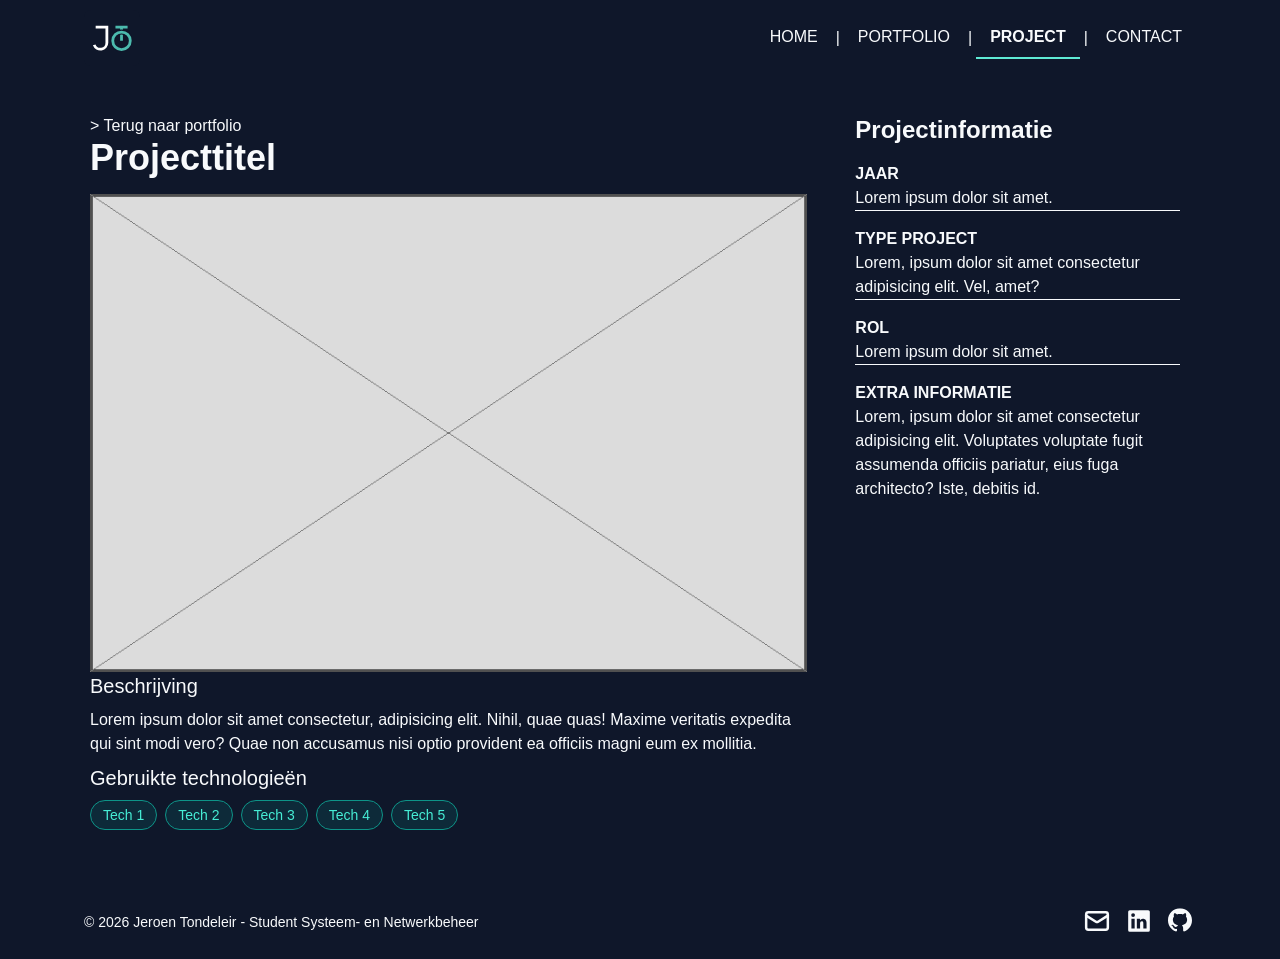
<file: project.html>
<!DOCTYPE html>
<html lang="nl-BE">

<head>
    <meta charset="UTF-8">
    <meta name="viewport" content="width=device-width, initial-scale=1.0">
    <title>Project</title>
    <link rel="stylesheet" href="css/tailwind.css">
    <link rel="stylesheet" href="css/style.css">
    <link rel="icon" type="image/x-icon" href="assets/images/logo/logo.svg">
</head>

<body>
    <div class="bg-(--color-background) max-w-6xl mx-auto p-2.5">

        <a href="#inhoud"
            class="sr-only focus:not-sr-only focus:absolute focus:left-2 focus:top-2 focus:rounded-lg focus:bg-(--color-background) focus:text-white focus:px-4 focus:py-2 focus-visible:outline-2 focus-visible:outline-offset-2 focus-visible:outline-(--color-accent-light)">
            Ga naar de inhoud
        </a>

        <header class="flex flex-wrap mb-4 justify-between items-center rounded-lg pl-2.5">
            <a href="index.html" class="focus-visible:outline-2 focus-visible:outline-offset-2 focus-visible:outline-(--color-accent-light)">
                <img class="h-14 w-14" src="assets/images/logo/logo.svg" alt="Logo" width="600" height="600">
            </a>

            <input type="checkbox" id="menu-knop" class="peer sr-only">
            <label for="menu-knop" class="px-3 py-2 mr-2.5 cursor-pointer rounded-lg border border-gray-300 peer-focus-visible:outline-2 peer-focus-visible:outline-offset-2 peer-focus-visible:outline-(--color-accent-light) md:hidden"><svg xmlns="http://www.w3.org/2000/svg" width="24" height="24" viewBox="0 0 24 24" fill="none" stroke="currentColor" stroke-width="2" stroke-linecap="round" stroke-linejoin="round" class="lucide lucide-menu preview-icon"><path d="M4 5h16"/><path d="M4 12h16"/><path d="M4 19h16"/></svg></label>

            <nav aria-label="Hoofdmenu" class="hidden w-full peer-checked:block md:block md:w-auto">
                <ul class="flex flex-col md:flex-row md:items-center gap-x-1 gap-y-2 pr-2.5">
                    <li><a href="index.html" class="block px-3.5 py-2 border-b-2 border-transparent hover:bg-white/10 hover:rounded uppercase focus-visible:outline-2 focus-visible:outline-offset-2 focus-visible:outline-(--color-accent-light)">Home</a></li>
                    <li aria-hidden="true" class="hidden md:block py-2">|</li>
                    <li><a href="portfolio.html" class="block px-3.5 py-2 border-b-2 border-transparent hover:bg-white/10 hover:rounded uppercase focus-visible:outline-2 focus-visible:outline-offset-2 focus-visible:outline-(--color-accent-light)">Portfolio</a></li>
                    <li aria-hidden="true" class="hidden md:block py-2">|</li>
                    <li><a href="project.html" aria-current="page" class="block px-3.5 py-2 border-b-2 border-b-(--color-accent-light) font-semibold hover:bg-white/10 hover:rounded uppercase focus-visible:outline-2 focus-visible:outline-offset-2 focus-visible:outline-(--color-accent-light)">Project</a></li>
                    <li aria-hidden="true" class="hidden md:block py-2">|</li>
                    <li><a href="contact.html" class="block px-3.5 py-2 border-b-2 border-transparent hover:bg-white/10 hover:rounded uppercase focus-visible:outline-2 focus-visible:outline-offset-2 focus-visible:outline-(--color-accent-light)">Contact</a></li>
                </ul>
            </nav>
        </header>

        <div class="grid grid-cols-1 lg:grid-cols-3 py-4 gap-4">

            <main id="inhoud" class="p-4 rounded-lg lg:col-span-2">
                <p><a href="portfolio.html" class="focus-visible:outline-2 focus-visible:outline-offset-2 focus-visible:outline-(--color-accent-light)">> Terug naar portfolio</a></p>
                <h1 class="text-2xl font-bold mb-4 md:text-4xl">Projecttitel</h1>
                <img src="assets/images/fillers/bigfiller.png" alt="Project image filler" width="768" height="512" class="w-full h-auto">

                
                <h2 class="text-xl mb-2">Beschrijving</h2>
                <p class="mb-2">Lorem ipsum dolor sit amet consectetur, adipisicing elit. Nihil, quae quas! Maxime veritatis expedita qui sint modi vero? Quae non accusamus nisi optio provident ea officiis magni eum ex mollitia.</p>
                <h2 class="text-xl mb-2">Gebruikte technologieën</h2>
                <ul class="flex flex-wrap gap-2 mb-8">
                    <li class="bg-teal-400/10 text-teal-300 text-sm px-3 py-1 rounded-full border border-(--color-accent-dark)">Tech 1</li>
                    <li class="bg-teal-400/10 text-teal-300 text-sm px-3 py-1 rounded-full border border-(--color-accent-dark)">Tech 2</li>
                    <li class="bg-teal-400/10 text-teal-300 text-sm px-3 py-1 rounded-full border border-(--color-accent-dark)">Tech 3</li>
                    <li class="bg-teal-400/10 text-teal-300 text-sm px-3 py-1 rounded-full border border-(--color-accent-dark)">Tech 4</li>
                    <li class="bg-teal-400/10 text-teal-300 text-sm px-3 py-1 rounded-full border border-(--color-accent-dark)">Tech 5</li>
                </ul>
            </main>

            <aside class="p-4 rounded-lg">
                <!-- mogelijk div gebruiken hier en het opsplitsen in 2 delen voor tablet view -->
                <h2 class="font-bold mb-4 text-2xl">Projectinformatie</h2>
                <ul class="grid grid-cols-1 md:max-lg:grid-cols-2 gap-x-6 gap-y-2 pr-2.5">
                    <li class="border-b mb-2">
                        <p class="font-bold uppercase">Jaar</p>
                        <p>Lorem ipsum dolor sit amet.</p>
                    </li>
                    <li class="border-b mb-2">
                        <p class="font-bold uppercase">Type project</p>
                        <p>Lorem, ipsum dolor sit amet consectetur adipisicing elit. Vel, amet?</p>
                    </li>
                    <li class="border-b md:border-b-0 lg:border-b mb-2">
                        <p class="font-bold uppercase">Rol</p>
                        <p>Lorem ipsum dolor sit amet.</p>
                    </li>
                    <li class="mb-2">
                        <p class="font-bold uppercase">Extra informatie</p>
                        <p>Lorem, ipsum dolor sit amet consectetur adipisicing elit. Voluptates voluptate fugit assumenda officiis pariatur, eius fuga architecto? Iste, debitis id.</p>
                    </li>
                </ul>
            </aside>
        </div>

        <footer class="flex flex-col gap-4 text-sm sm:justify-between sm:items-center sm:flex-row rounded-lg p-2.5">
            <p>&copy; 2026 Jeroen Tondeleir - Student Systeem- en Netwerkbeheer</p>
            <ul class="flex flex-wrap gap-2">
                <li>
                    <a href="mailto:jeroen.tondeleir@student.ap.be" aria-label="E-mail" class="inline-flex rounded p-1 focus-visible:outline-2 focus-visible:outline-offset-2 focus-visible:outline-(--color-accent-light)">
                        <svg xmlns="http://www.w3.org/2000/svg" viewBox="0 0 24 24" fill="none" stroke="currentColor" stroke-width="2.3" stroke-linecap="round" stroke-linejoin="round" class="w-6.5 h-6.5" aria-hidden="true">
                            <rect width="20" height="16" x="2" y="4" rx="2" />
                            <path d="m22 7-8.97 5.7a1.94 1.94 0 0 1-2.06 0L2 7" />
                        </svg>
                    </a>
                </li>
                <li>
                    <a href="https://www.linkedin.com/" aria-label="LinkedIn" class="inline-flex rounded p-1 focus-visible:outline-2 focus-visible:outline-offset-2 focus-visible:outline-(--color-accent-light)">
                        <svg xmlns="http://www.w3.org/2000/svg" viewBox="0 0 24 24" fill="currentColor" class="h-6.5 w-6.5" aria-hidden="true">
                            <path d="M20.5 2h-17A1.5 1.5 0 002 3.5v17A1.5 1.5 0 003.5 22h17a1.5 1.5 0 001.5-1.5v-17A1.5 1.5 0 0020.5 2zM8 19H5v-9h3zM6.5 8.25A1.75 1.75 0 118.3 6.5a1.78 1.78 0 01-1.8 1.75zM19 19h-3v-4.74c0-1.42-.6-1.93-1.38-1.93A1.74 1.74 0 0013 14.19a.66.66 0 000 .14V19h-3v-9h2.9v1.3a3.11 3.11 0 012.7-1.4c1.55 0 3.36.86 3.36 3.66z">
                            </path>
                        </svg>
                    </a>
                </li>
                <li>
                    <a href="https://github.com/tondeleir-jeroen" aria-label="GitHub" class="inline-flex rounded p-1 focus-visible:outline-2 focus-visible:outline-offset-2 focus-visible:outline-(--color-accent-light)">
                        <svg xmlns="http://www.w3.org/2000/svg" viewBox="0 0 98 96" class="w-6 h-6" aria-hidden="true">
                            <g clip-path="url(#github-footer)">
                                <path
                                    d="M41.4395 69.3848C28.8066 67.8535 19.9062 58.7617 19.9062 46.9902C19.9062 42.2051 21.6289 37.0371 24.5 33.5918C23.2559 30.4336 23.4473 23.7344 24.8828 20.959C28.7109 20.4805 33.8789 22.4902 36.9414 25.2656C40.5781 24.1172 44.4062 23.543 49.0957 23.543C53.7852 23.543 57.6133 24.1172 61.0586 25.1699C64.0254 22.4902 69.2891 20.4805 73.1172 20.959C74.457 23.543 74.6484 30.2422 73.4043 33.4961C76.4668 37.1328 78.0937 42.0137 78.0937 46.9902C78.0937 58.7617 69.1934 67.6621 56.3691 69.2891C59.623 71.3945 61.8242 75.9883 61.8242 81.252L61.8242 91.2051C61.8242 94.0762 64.2168 95.7031 67.0879 94.5547C84.4102 87.9512 98 70.6289 98 49.1914C98 22.1074 75.9883 6.69539e-07 48.9043 4.309e-07C21.8203 1.92261e-07 -1.9479e-07 22.1074 -4.3343e-07 49.1914C-6.20631e-07 70.4375 13.4941 88.0469 31.6777 94.6504C34.2617 95.6074 36.75 93.8848 36.75 91.3008L36.75 83.6445C35.4102 84.2188 33.6875 84.6016 32.1562 84.6016C25.8398 84.6016 22.1074 81.1563 19.4277 74.7441C18.375 72.1602 17.2266 70.6289 15.0254 70.3418C13.877 70.2461 13.4941 69.7676 13.4941 69.1934C13.4941 68.0449 15.4082 67.1836 17.3223 67.1836C20.0977 67.1836 22.4902 68.9063 24.9785 72.4473C26.8926 75.2227 28.9023 76.4668 31.2949 76.4668C33.6875 76.4668 35.2187 75.6055 37.4199 73.4043C39.0469 71.7773 40.291 70.3418 41.4395 69.3848Z" fill="currentColor" />
                            </g>
                            <defs>
                                <clipPath id="github-footer">
                                    <rect width="98" height="96" fill="white" />
                                </clipPath>
                            </defs>
                        </svg>
                    </a>
                </li>
            </ul>
        </footer>
    </div>
</body>

</html>
</file>
<file: css/style.css>
/* @import "tailwindcss"; */

html {
    scroll-behavior: smooth;
}

body {
    background-color: var(--color-background);
    color: var(--color-text-primary);
    font-family: var(--font-inter), sans-serif;
    -webkit-font-smoothing: antialiased;
}

/* comment */

:root {
    /* Backgrounds */
    --color-background: #0F172A;
    --color-background-secondary: #111E41;

    /* Accent colours */
    --color-accent: #4CBBAE;
    --color-accent-light: #5EEAD4;
    --color-accent-dark: #0D9488;

    /* Muted accent */
    --color-muted-accent: #8F9EB3;

    /* Typography */
    --color-text-primary: #F8FAFC;
    --color-text-secondary: #E2E8F0;
    --color-text-tertiary: #CBD5E1;
    --color-text-muted: #94A3B8;
    --color-text-subtle: #64748B;
}

a {
    transition: color 0.2s ease;
}

a:hover {
    color: var(--color-accent-light);
}

a:focus-visible {
    color: var(--color-accent-light);
}
</file>
